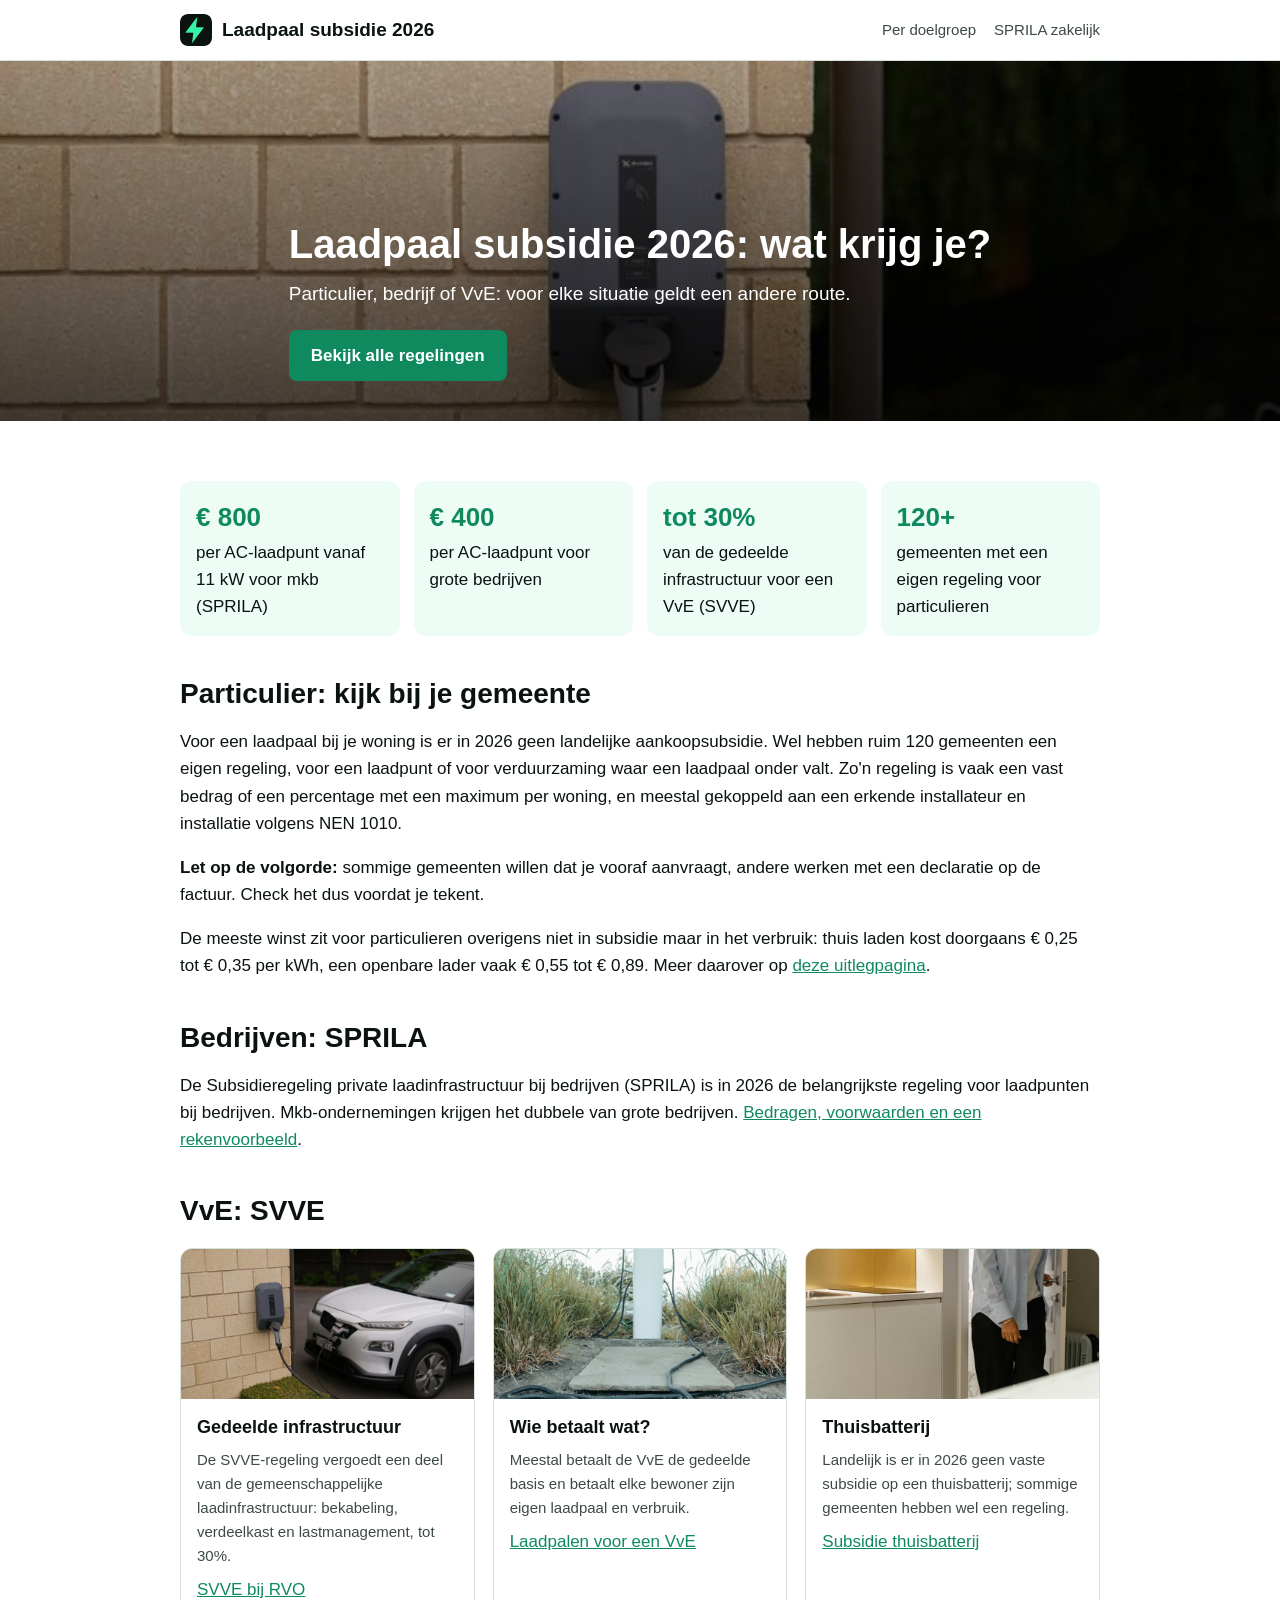
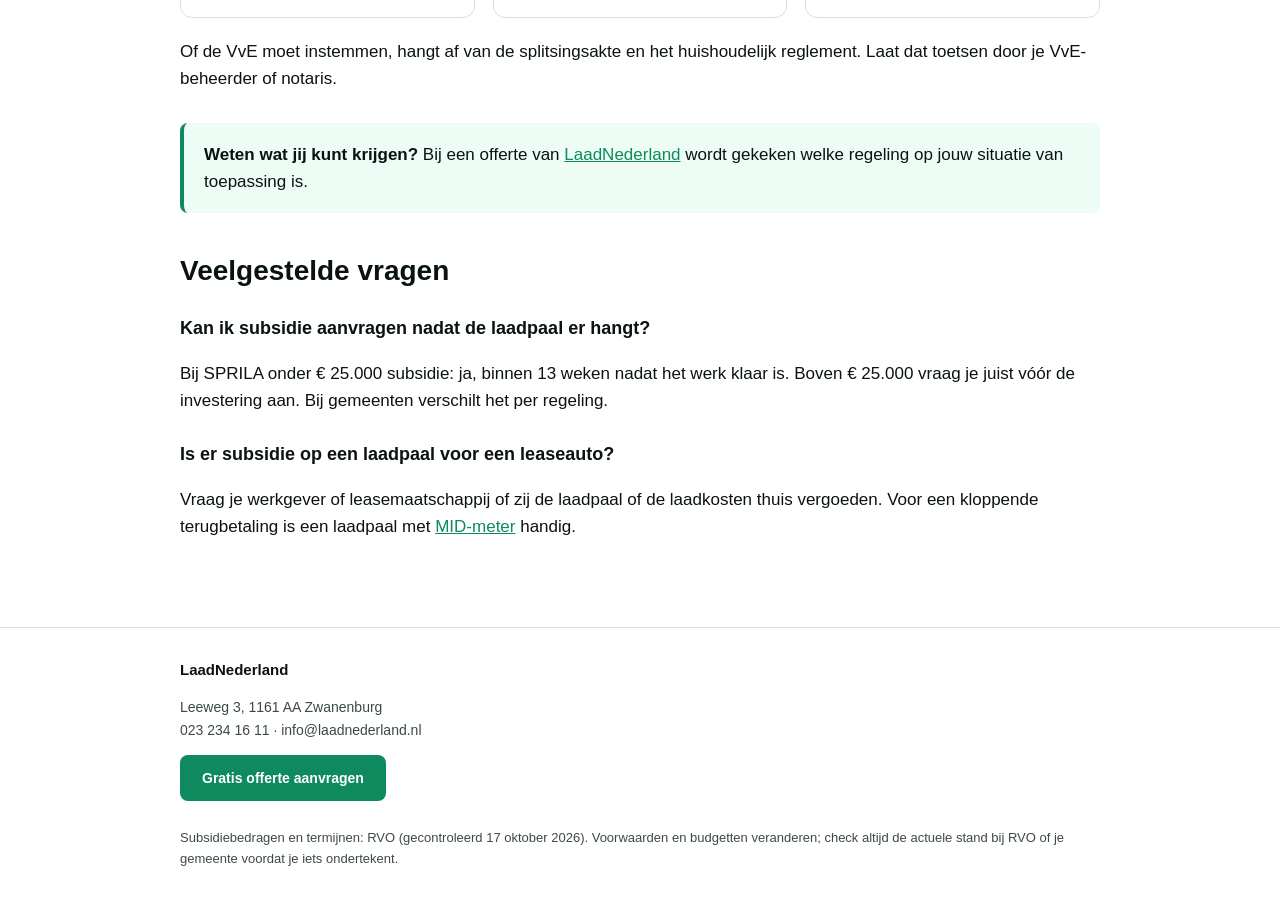
<file: index.html>
<!doctype html>
<html lang="nl"><head><meta charset="utf-8"><meta name="viewport" content="width=device-width,initial-scale=1">
<title>Laadpaal subsidie 2026: wat krijg je, per doelgroep?</title><meta name="description" content="Particulier, bedrijf of VvE: welke laadpaalsubsidie geldt in 2026, hoeveel is het en wanneer vraag je hem aan?">
<link rel="canonical" href="https://laadnederland.github.io/">
<link rel="icon" href="icon.png"><link rel="stylesheet" href="style.css"></head><body>
<header class="top"><div class="wrap"><a class="merk" href="./"><img src="icon.png" alt="">Laadpaal subsidie 2026</a>
<nav><a href="./">Per doelgroep</a><a href="sprila.html">SPRILA zakelijk</a></nav></div></header>
<section class="hero" style="background-image:url(thuis.jpg)"><div class="wrap">
<h1>Laadpaal subsidie 2026: wat krijg je?</h1><p>Particulier, bedrijf of VvE: voor elke situatie geldt een andere route.</p><a class="knop" href="https://laadnederland.nl/laadpaal-subsidie/">Bekijk alle regelingen</a></div></section>
<main><div class="wrap">
<div class="cijfers">
<div class="cijfer"><b>€ 800</b>per AC-laadpunt vanaf 11 kW voor mkb (SPRILA)</div>
<div class="cijfer"><b>€ 400</b>per AC-laadpunt voor grote bedrijven</div>
<div class="cijfer"><b>tot 30%</b>van de gedeelde infrastructuur voor een VvE (SVVE)</div>
<div class="cijfer"><b>120+</b>gemeenten met een eigen regeling voor particulieren</div>
</div>
<h2>Particulier: kijk bij je gemeente</h2>
<p>Voor een laadpaal bij je woning is er in 2026 geen landelijke aankoopsubsidie. Wel hebben ruim 120 gemeenten een eigen regeling, voor een laadpunt of voor verduurzaming waar een laadpaal onder valt. Zo'n regeling is vaak een vast bedrag of een percentage met een maximum per woning, en meestal gekoppeld aan een erkende installateur en installatie volgens NEN 1010.</p>
<p><b>Let op de volgorde:</b> sommige gemeenten willen dat je vooraf aanvraagt, andere werken met een declaratie op de factuur. Check het dus voordat je tekent.</p>
<p>De meeste winst zit voor particulieren overigens niet in subsidie maar in het verbruik: thuis laden kost doorgaans € 0,25 tot € 0,35 per kWh, een openbare lader vaak € 0,55 tot € 0,89. Meer daarover op <a href="https://sites.google.com/view/laadnederland">deze uitlegpagina</a>.</p>
<h2>Bedrijven: SPRILA</h2>
<p>De Subsidieregeling private laadinfrastructuur bij bedrijven (SPRILA) is in 2026 de belangrijkste regeling voor laadpunten bij bedrijven. Mkb-ondernemingen krijgen het dubbele van grote bedrijven. <a href="sprila.html">Bedragen, voorwaarden en een rekenvoorbeeld</a>.</p>
<h2>VvE: SVVE</h2>
<div class="kaarten">
<div class="kaart"><img src="vve.jpg" alt="Laadpaal bij appartementencomplex"><div><h3>Gedeelde infrastructuur</h3><p>De SVVE-regeling vergoedt een deel van de gemeenschappelijke laadinfrastructuur: bekabeling, verdeelkast en lastmanagement, tot 30%.</p><a href="https://www.rvo.nl/subsidies-financiering/svve">SVVE bij RVO</a></div></div>
<div class="kaart"><img src="bedrijven.jpg" alt="Laadpalen op parkeerterrein"><div><h3>Wie betaalt wat?</h3><p>Meestal betaalt de VvE de gedeelde basis en betaalt elke bewoner zijn eigen laadpaal en verbruik.</p><a href="https://info4378113.wixsite.com/laadnederland">Laadpalen voor een VvE</a></div></div>
<div class="kaart"><img src="thuisbatterij.jpg" alt="Thuisbatterij"><div><h3>Thuisbatterij</h3><p>Landelijk is er in 2026 geen vaste subsidie op een thuisbatterij; sommige gemeenten hebben wel een regeling.</p><a href="https://laadnederland.nl/thuisbatterij-subsidie/">Subsidie thuisbatterij</a></div></div>
</div>
<p>Of de VvE moet instemmen, hangt af van de splitsingsakte en het huishoudelijk reglement. Laat dat toetsen door je VvE-beheerder of notaris.</p>
<div class="blok"><b>Weten wat jij kunt krijgen?</b> Bij een offerte van <a href="https://laadnederland.nl/offerte/">LaadNederland</a> wordt gekeken welke regeling op jouw situatie van toepassing is.</div>
<div class="faq"><h2>Veelgestelde vragen</h2>
<h3>Kan ik subsidie aanvragen nadat de laadpaal er hangt?</h3><p>Bij SPRILA onder € 25.000 subsidie: ja, binnen 13 weken nadat het werk klaar is. Boven € 25.000 vraag je juist vóór de investering aan. Bij gemeenten verschilt het per regeling.</p>
<h3>Is er subsidie op een laadpaal voor een leaseauto?</h3><p>Vraag je werkgever of leasemaatschappij of zij de laadpaal of de laadkosten thuis vergoeden. Voor een kloppende terugbetaling is een laadpaal met <a href="https://sites.google.com/view/laadnederland/laadpaal-met-mid-meter">MID-meter</a> handig.</p></div>
</div></main>
<footer><div class="wrap"><div class="kol">
<div><h4>LaadNederland</h4><p>Leeweg 3, 1161 AA Zwanenburg<br>023 234 16 11 · info@laadnederland.nl</p>
<p><a class="knop" href="https://laadnederland.nl/offerte/">Gratis offerte aanvragen</a></p></div>
</div><p class="bron">Subsidiebedragen en termijnen: RVO (gecontroleerd 17 oktober 2026). Voorwaarden en budgetten veranderen; check altijd de actuele stand bij RVO of je gemeente voordat je iets ondertekent.</p></div></footer>
</body></html>
</file>
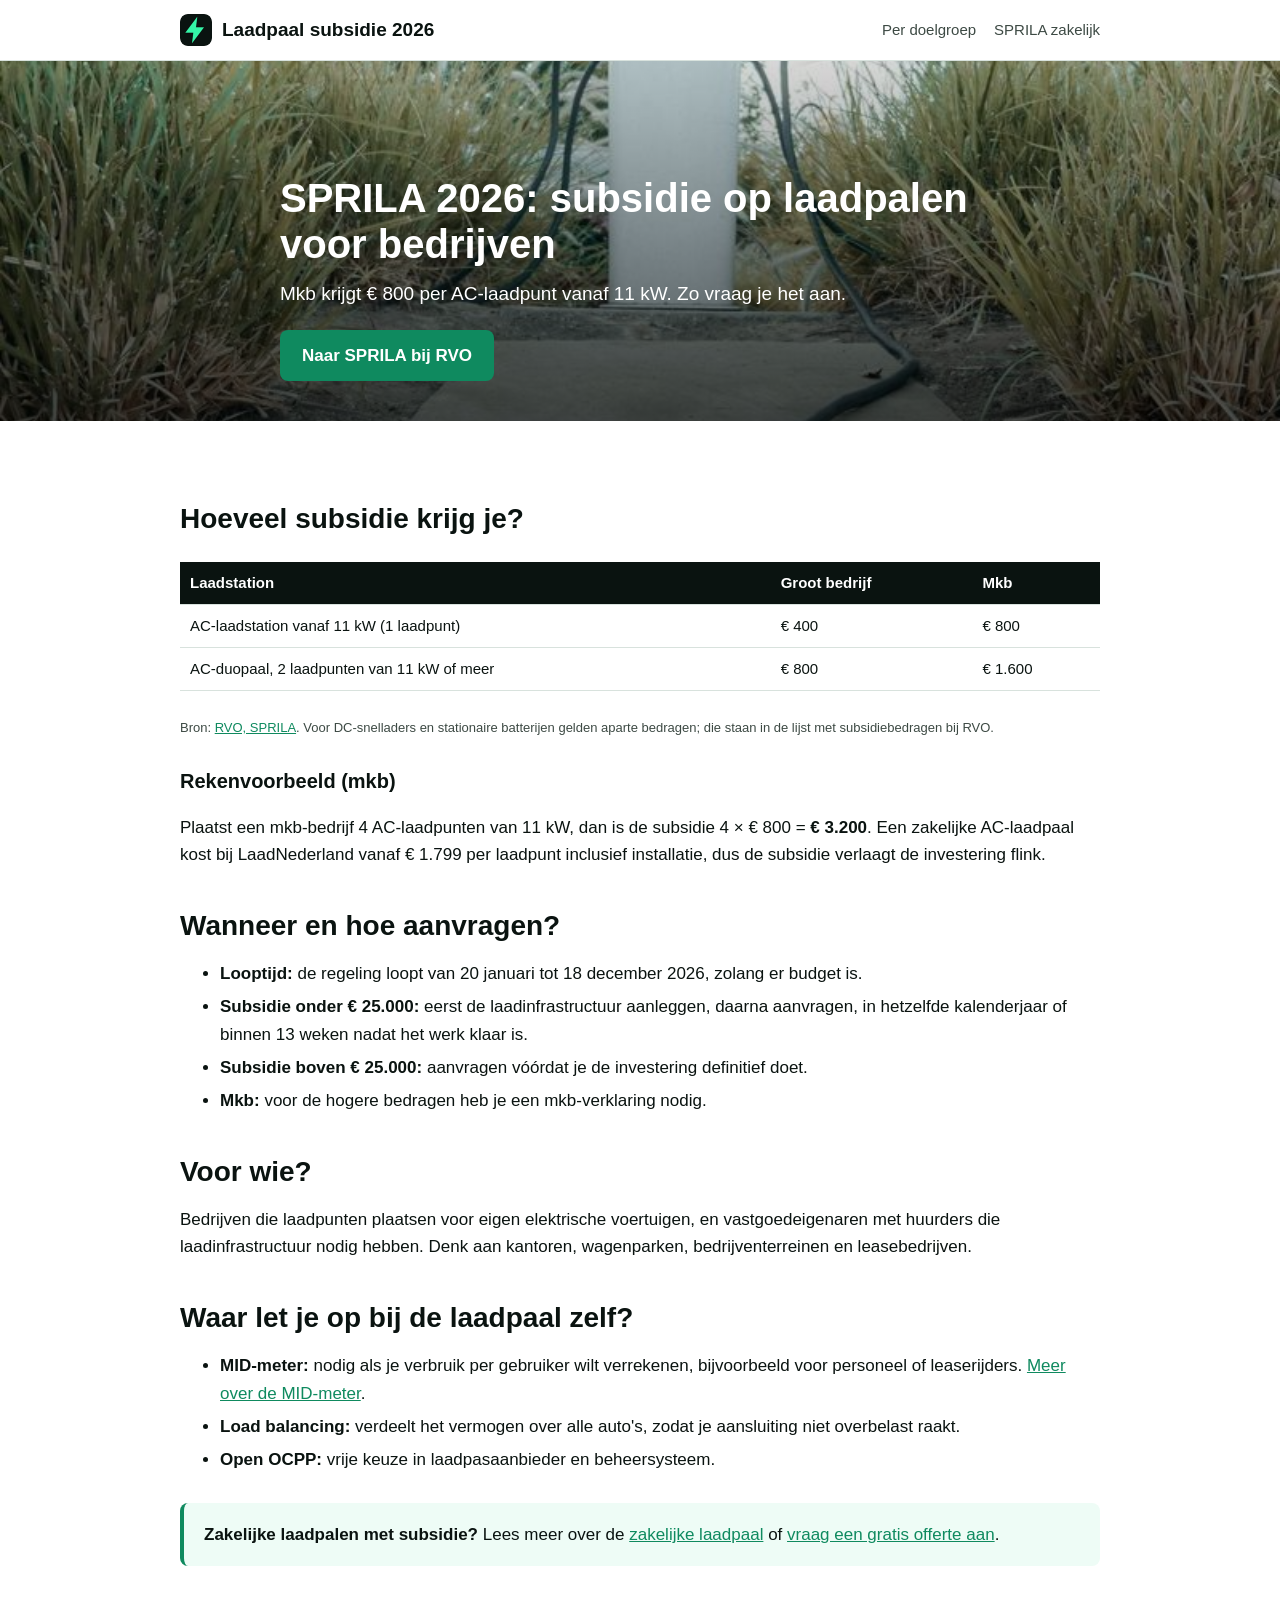
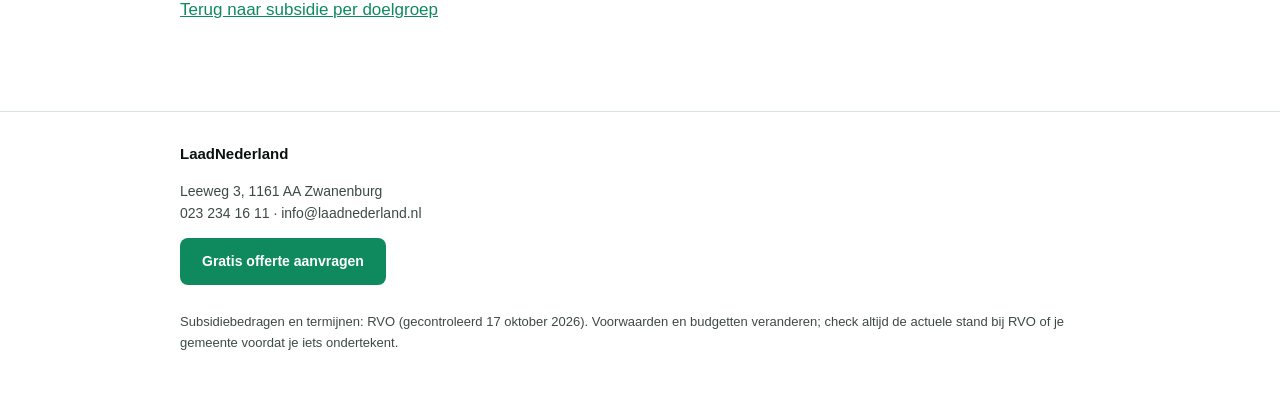
<file: sprila.html>
<!doctype html>
<html lang="nl"><head><meta charset="utf-8"><meta name="viewport" content="width=device-width,initial-scale=1">
<title>SPRILA 2026: subsidie op laadpalen voor bedrijven</title><meta name="description" content="SPRILA 2026: € 800 per AC-laadpunt voor mkb, € 400 voor grote bedrijven. Bedragen, voorwaarden, termijnen en een rekenvoorbeeld.">
<link rel="canonical" href="https://laadnederland.github.io/sprila.html">
<link rel="icon" href="icon.png"><link rel="stylesheet" href="style.css"></head><body>
<header class="top"><div class="wrap"><a class="merk" href="./"><img src="icon.png" alt="">Laadpaal subsidie 2026</a>
<nav><a href="./">Per doelgroep</a><a href="sprila.html">SPRILA zakelijk</a></nav></div></header>
<section class="hero" style="background-image:url(bedrijven.jpg)"><div class="wrap">
<h1>SPRILA 2026: subsidie op laadpalen voor bedrijven</h1><p>Mkb krijgt € 800 per AC-laadpunt vanaf 11 kW. Zo vraag je het aan.</p><a class="knop" href="https://www.rvo.nl/sprila">Naar SPRILA bij RVO</a></div></section>
<main><div class="wrap">
<h2>Hoeveel subsidie krijg je?</h2>
<div class="tabel"><table><tr><th>Laadstation</th><th>Groot bedrijf</th><th>Mkb</th></tr>
<tr><td>AC-laadstation vanaf 11 kW (1 laadpunt)</td><td>€ 400</td><td>€ 800</td></tr>
<tr><td>AC-duopaal, 2 laadpunten van 11 kW of meer</td><td>€ 800</td><td>€ 1.600</td></tr></table></div>
<p class="bron">Bron: <a href="https://www.rvo.nl/sprila">RVO, SPRILA</a>. Voor DC-snelladers en stationaire batterijen gelden aparte bedragen; die staan in de lijst met subsidiebedragen bij RVO.</p>
<h3>Rekenvoorbeeld (mkb)</h3>
<p>Plaatst een mkb-bedrijf 4 AC-laadpunten van 11 kW, dan is de subsidie 4 × € 800 = <b>€ 3.200</b>. Een zakelijke AC-laadpaal kost bij LaadNederland vanaf € 1.799 per laadpunt inclusief installatie, dus de subsidie verlaagt de investering flink.</p>
<h2>Wanneer en hoe aanvragen?</h2>
<ul>
<li><b>Looptijd:</b> de regeling loopt van 20 januari tot 18 december 2026, zolang er budget is.</li>
<li><b>Subsidie onder € 25.000:</b> eerst de laadinfrastructuur aanleggen, daarna aanvragen, in hetzelfde kalenderjaar of binnen 13 weken nadat het werk klaar is.</li>
<li><b>Subsidie boven € 25.000:</b> aanvragen vóórdat je de investering definitief doet.</li>
<li><b>Mkb:</b> voor de hogere bedragen heb je een mkb-verklaring nodig.</li>
</ul>
<h2>Voor wie?</h2>
<p>Bedrijven die laadpunten plaatsen voor eigen elektrische voertuigen, en vastgoedeigenaren met huurders die laadinfrastructuur nodig hebben. Denk aan kantoren, wagenparken, bedrijventerreinen en leasebedrijven.</p>
<h2>Waar let je op bij de laadpaal zelf?</h2>
<ul>
<li><b>MID-meter:</b> nodig als je verbruik per gebruiker wilt verrekenen, bijvoorbeeld voor personeel of leaserijders. <a href="https://sites.google.com/view/laadnederland/laadpaal-met-mid-meter">Meer over de MID-meter</a>.</li>
<li><b>Load balancing:</b> verdeelt het vermogen over alle auto's, zodat je aansluiting niet overbelast raakt.</li>
<li><b>Open OCPP:</b> vrije keuze in laadpasaanbieder en beheersysteem.</li>
</ul>
<div class="blok"><b>Zakelijke laadpalen met subsidie?</b> Lees meer over de <a href="https://laadnederland.nl/zakelijke-laadpaal/">zakelijke laadpaal</a> of <a href="https://laadnederland.nl/offerte/">vraag een gratis offerte aan</a>.</div>
<p><a href="./">Terug naar subsidie per doelgroep</a></p>
</div></main>
<footer><div class="wrap"><div class="kol">
<div><h4>LaadNederland</h4><p>Leeweg 3, 1161 AA Zwanenburg<br>023 234 16 11 · info@laadnederland.nl</p>
<p><a class="knop" href="https://laadnederland.nl/offerte/">Gratis offerte aanvragen</a></p></div>
</div><p class="bron">Subsidiebedragen en termijnen: RVO (gecontroleerd 17 oktober 2026). Voorwaarden en budgetten veranderen; check altijd de actuele stand bij RVO of je gemeente voordat je iets ondertekent.</p></div></footer>
</body></html>
</file>
<file: style.css>
:root{--ink:#0a1310;--ink2:#3d4a44;--groen:#0f8a5f;--licht:#eefcf6;--lijn:#d8e2dd;--bg:#ffffff}
*{box-sizing:border-box}
body{margin:0;font-family:-apple-system,"Segoe UI",Helvetica,Arial,sans-serif;color:var(--ink);background:var(--bg);line-height:1.6;font-size:17px}
a{color:var(--groen)}
.wrap{max-width:960px;margin:0 auto;padding:0 20px}
header.top{border-bottom:1px solid var(--lijn);background:#fff}
header.top .wrap{display:flex;align-items:center;justify-content:space-between;gap:16px;padding-top:14px;padding-bottom:14px;flex-wrap:wrap}
.merk{display:flex;align-items:center;gap:10px;font-weight:700;color:var(--ink);text-decoration:none;font-size:19px}
.merk img{width:32px;height:32px;border-radius:8px}
nav a{margin-left:18px;text-decoration:none;color:var(--ink2);font-size:15px}
nav a:hover{color:var(--groen)}
.hero{position:relative;color:#fff;background:#0a1310 center/cover no-repeat;min-height:360px;display:flex;align-items:flex-end}
.hero::before{content:"";position:absolute;inset:0;background:linear-gradient(180deg,rgba(0,0,0,.15),rgba(0,0,0,.65))}
.hero .wrap{position:relative;padding-top:60px;padding-bottom:40px}
.hero h1{font-size:40px;line-height:1.15;margin:0 0 12px;max-width:720px}
.hero p{font-size:19px;margin:0 0 20px;max-width:640px}
.knop{display:inline-block;background:var(--groen);color:#fff;padding:12px 22px;border-radius:8px;text-decoration:none;font-weight:600}
.knop.wit{background:#fff;color:var(--ink)}
main{padding:40px 0 20px}
h2{font-size:28px;line-height:1.25;margin:40px 0 12px}
h3{font-size:20px;margin:26px 0 8px}
.kaarten{display:grid;grid-template-columns:repeat(auto-fit,minmax(200px,1fr));gap:18px;margin:20px 0}
.kaart{border:1px solid var(--lijn);border-radius:12px;overflow:hidden;background:#fff}
.kaart img{width:100%;height:150px;object-fit:cover;display:block}
.kaart div{padding:14px 16px}
.kaart h3{margin:0 0 6px;font-size:18px}
.kaart p{margin:0 0 8px;font-size:15px;color:var(--ink2)}
table{width:100%;border-collapse:collapse;margin:14px 0;font-size:15px}
th,td{text-align:left;padding:9px 10px;border-bottom:1px solid var(--lijn)}
th{background:var(--ink);color:#fff}
.tabel{overflow-x:auto}
.cijfers{display:grid;grid-template-columns:repeat(auto-fit,minmax(180px,1fr));gap:14px;margin:20px 0}
.cijfer{background:var(--licht);border-radius:12px;padding:16px}
.cijfer b{display:block;font-size:26px;color:var(--groen)}
.blok{background:var(--licht);border-left:4px solid var(--groen);padding:18px 20px;border-radius:8px;margin:30px 0}
ol li,ul li{margin:6px 0}
.faq h3{font-size:18px}
footer{border-top:1px solid var(--lijn);margin-top:50px;padding:30px 0;font-size:14px;color:var(--ink2)}
footer .kol{display:grid;grid-template-columns:repeat(auto-fit,minmax(220px,1fr));gap:20px}
footer h4{margin:0 0 8px;color:var(--ink);font-size:15px}
footer ul{list-style:none;padding:0;margin:0}
.bron{font-size:13px;color:var(--ink2)}
@media(max-width:600px){.hero h1{font-size:30px}nav a{margin:0 14px 0 0}h2{font-size:24px}}
</file>
